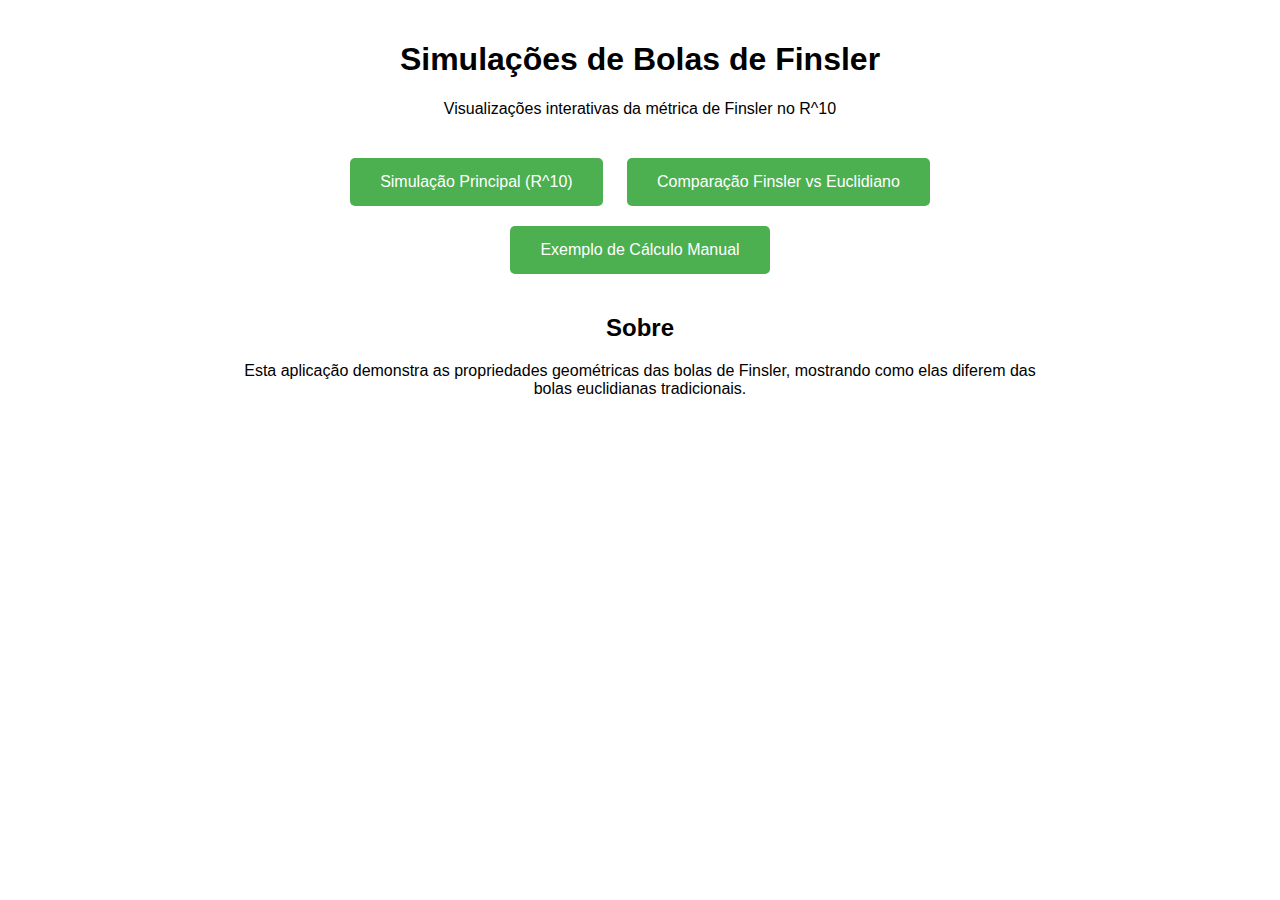
<file: index.html>
<!DOCTYPE html>
<html>
<head>
    <title>Simulações de Bolas de Finsler</title>
    <style>
        body {
            font-family: Arial, sans-serif;
            max-width: 800px;
            margin: 0 auto;
            padding: 20px;
        }
        .container {
            text-align: center;
        }
        .links {
            margin: 30px 0;
        }
        a {
            display: inline-block;
            margin: 10px;
            padding: 15px 30px;
            background-color: #4CAF50;
            color: white;
            text-decoration: none;
            border-radius: 5px;
        }
        a:hover {
            background-color: #45a049;
        }
    </style>
</head>
<body>
    <div class="container">
        <h1>Simulações de Bolas de Finsler</h1>
        <p>Visualizações interativas da métrica de Finsler no R^10</p>
        
        <div class="links">
            <a href="finsler-balls.html">Simulação Principal (R^10)</a>
            <a href="comparison.html">Comparação Finsler vs Euclidiano</a>
            <a href="manual-example.html">Exemplo de Cálculo Manual</a>
        </div>
        
        <h2>Sobre</h2>
        <p>Esta aplicação demonstra as propriedades geométricas das bolas de Finsler,
        mostrando como elas diferem das bolas euclidianas tradicionais.</p>
    </div>
</body>
</html>
</file>
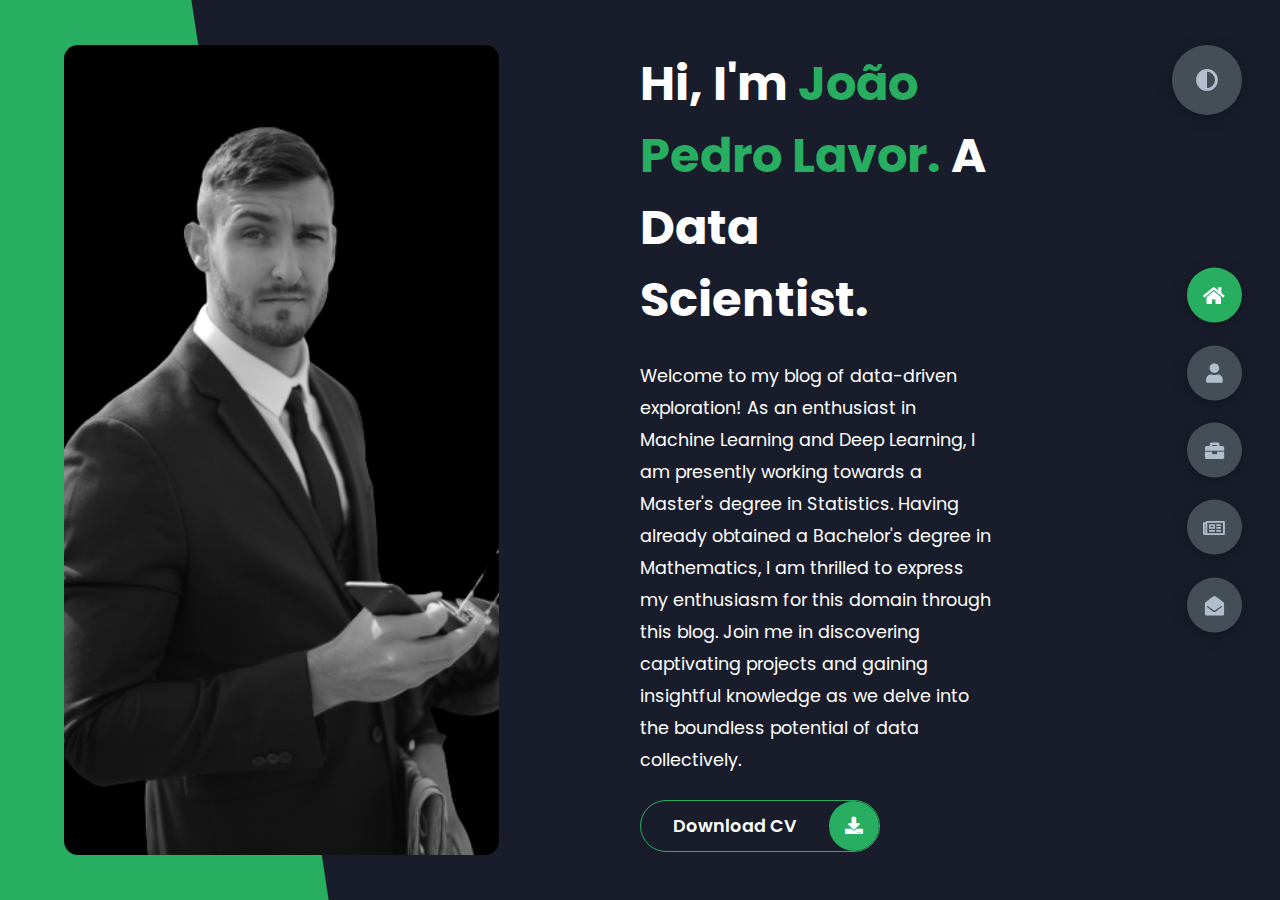
<file: index__.html>
<!DOCTYPE html>
<html lang="en">
<head>
    <meta charset="UTF-8">
    <meta http-equiv="X-UA-Compatible" content="IE=edge">
    <meta name="viewport" content="width=device-width, initial-scale=1.0">
    <title>João Pedro Lavor</title>
    <link rel="stylesheet" href="styles/styles.css">
    <link rel="preconnect" href="https://fonts.googleapis.com">
    <link rel="preconnect" href="https://fonts.gstatic.com" crossorigin>
    <link rel="icon" type="image/png" href="/img/jp.png">
    <link rel="stylesheet" href="https://cdnjs.cloudflare.com/ajax/libs/font-awesome/5.15.4/css/all.min.css" integrity="sha512-1ycn6IcaQQ40/MKBW2W4Rhis/DbILU74C1vSrLJxCq57o941Ym01SwNsOMqvEBFlcgUa6xLiPY/NS5R+E6ztJQ==" crossorigin="anonymous" referrerpolicy="no-referrer" />
    <link href="https://fonts.googleapis.com/css2?family=Poppins:wght@400;500;600;700;800&display=swap" rel="stylesheet">
</head>
<body class="main-content">
    <header class="container header active" id="home">
        <div class="header-content">
            <div class="left-header">
                <div class="h-shape"></div>
                <div class="image">
                    <img src="img/hero.png" alt="">
                </div>
            </div>
            <div class="right-header">
                <h1 class="name">
                    Hi, I'm <span>João Pedro Lavor.</span>
                    A Data Scientist.
                </h1>
                <p>
                    Welcome to my blog of data-driven exploration! As an enthusiast in Machine Learning and Deep Learning, 
                    I am presently working towards a Master's degree in Statistics. Having already obtained a Bachelor's degree in Mathematics, 
                    I am thrilled to express my enthusiasm for this domain through this blog. 
                    Join me in discovering captivating projects and gaining insightful knowledge as we delve into the boundless potential of data collectively.
                </p>
                  <div class="btn-con">
                    <a href="https://drive.google.com/uc?export=download&id=1wdZmB0Ledw78j94j0FxImT7U3SIjRwNr" class="main-btn" download target="_blank">
                        <span class="btn-text">Download CV</span>
                        <span class="btn-icon"><i class="fas fa-download"></i></span>
                    </a>
                </div>
            </div>
        </div>
    </header>
    <main>
        <section class="container about" id="about">
            <div class="main-title">
                <h2>About <span>me</span><span class="bg-text">my stats</span></h2>
            </div>
            <div class="about-container">
                <div class="left-about">
                    <h4>Information About me</h4>
                    <p>
                        I am a dedicated mid-level data scientist at Blueshift, specializing in applying machine learning techniques to CRM projects. 
                        Currently, I am advancing my expertise by pursuing a Master's degree in Statistics at the Federal University of Pernambuco, with a keen interest in multivariate analysis and its applications in my field. This blog is my platform to share insights and experiences from my journey through the evolving landscapes of GenAI, MLOps, and LLMs. 
                        Here, I discuss innovative strategies and approaches that drive informed decision-making in the realm of data science. My aim is to provide informative content that not only reflects my passion for study but also empowers readers to explore the vast potential of data in their endeavors.
                    </p>
                    <div class="btn-con">
                      <a href="https://www.linkedin.com/in/joão-pedro-lavor-65162312b/" class="main-btn" target="_blank">
                        <span class="btn-text">My Linkedin</span>
                        <span class="btn-icon"><i class="fab fa-linkedin"></i></span>
                    </a>
                    </div>
                </div>
                <div class="right-about">
                    <div class="about-item">
                        <div class="abt-text">
                            <p class="large-text">10+</p>
                            <p class="small-text">Projects <br /> Completed</p>
                        </div>
                    </div>
                    <div class="about-item">
                        <div class="abt-text">
                            <p class="large-text">2+</p>
                            <p class="small-text">Years of <br /> experience</p>
                        </div>
                    </div>
                    <div class="about-item">
                        <div class="abt-text">
                            <p class="large-text">1+</p>
                            <p class="small-text">Data Science <br /> Course</p>
                        </div>
                    </div>
                    <div class="about-item">
                        <div class="abt-text">
                            <p class="large-text">1+</p>
                            <p class="small-text">Professional <br /> Certification</p>
                        </div>
                    </div>
                </div>
            </div>
            <div class="about-stats">
                <h4 class="stat-title">My Skills</h4>
                <div class="progress-bars">
                    <div class="progress-bar">
                        <p class="prog-title">Python</p>
                        <div class="progress-con">
                            <p class="prog-text">80%</p>
                            <div class="progress">
                                <span class="python"></span>
                            </div>
                        </div>
                    </div>
                    <div class="progress-bar">
                        <p class="prog-title">R</p>
                        <div class="progress-con">
                            <p class="prog-text">45%</p>
                            <div class="progress">
                                <span class="r"></span>
                            </div>
                        </div>
                    </div>
                    <div class="progress-bar">
                        <p class="prog-title">Statistics</p>
                        <div class="progress-con">
                            <p class="prog-text">80%</p>
                            <div class="progress">
                                <span class="statistic"></span>
                            </div>
                        </div>
                    </div>
                    <div class="progress-bar">
                        <p class="prog-title">Machine Learning</p>
                        <div class="progress-con">
                            <p class="prog-text">90%</p>
                            <div class="progress">
                                <span class="machinelearning"></span>
                            </div>
                        </div>
                    </div>
                    <div class="progress-bar">
                        <p class="prog-title">Deep Learning</p>
                        <div class="progress-con">
                            <p class="prog-text">30%</p>
                            <div class="progress">
                                <span class="deeplearing"></span>
                            </div>
                        </div>
                    </div>
                    <div class="progress-bar">
                        <p class="prog-title">AWS Cloud</p>
                        <div class="progress-con">
                            <p class="prog-text">70%</p>
                            <div class="progress">
                                <span class="cloud"></span>
                            </div>
                        </div>
                    </div>
                </div>
                
                </div> 
            </div>
            <h4 class="stat-title">My Timeline</h4>
            <div class="timeline">
                 <div class="timeline-item">
                    <div class="tl-icon">
                        <i class="fas fa-briefcase"></i>
                    </div>
                    <p class="tl-duration">2023 - Present</p>
                    <h5>Data Scientist<span> - BlueShift Brasil </span></h5>
                    <p>
                        At Natura & Co, a leading cosmetics industry player, I am part of the data science team within the CRM squad. Here, I apply analysis and machine learning techniques to boost marketing strategies. My focus is on providing actionable insights and data-driven solutions to enhance customer engagement, thereby strengthening the brand and improving consumer experience.
                    </p>
                </div>
                <div class="timeline-item">
                    <div class="tl-icon">
                        <i class="fas fa-briefcase"></i>
                    </div>
                    <p class="tl-duration">2021 - 2023</p>
                    <h5>Data Scientist<span> - Stack Tecnologias</span></h5>
                    <p>
                        As a Data Scientist, I have gained extensive experience in customer segmentation, time series analysis, and recommendation systems. 
                        My work involves utilizing data-driven techniques to optimize customer relationship management and drive actionable insights, thereby contributing to the overall success of the organization.
                    </p>
                </div>
                <div class="timeline-item">
                    <div class="tl-icon">
                        <i class="fas fa-graduation-cap"></i>
                    </div>
                    <p class="tl-duration">2015 - 2020</p>
                    <h5>Mathematics<span> - UFPE</span></h5>
                    <p>
                      Graduating with a Bachelor's degree in Mathematics from the prestigious Federal University of Pernambuco (UFPE), 
                      I honed my analytical and problem-solving skills, diving deep into the world of numbers and equations.
                    </p>
                </div>
        
                <div class="timeline-item">
                    <div class="tl-icon">
                        <i class="fas fa-briefcase"></i>
                    </div>
                    <p class="tl-duration">2022 - present</p>
                    <h5>Creator of Content<span> Stack Academy</span></h5>
                    <p>
                        As a content creator, I have developed engaging educational materials on machine learning and data science for Stack YouTube channel. 
                        Additionally, I have created a recommendation systems course, which is featured on the largest data science platform in Brazil. 
                        My passion for sharing knowledge and expertise in the field has helped numerous learners advance their careers in data science.
                    </p>
                </div>
                
                <div class="timeline-item">
                    <div class="tl-icon">
                        <i class="fas fa-briefcase"></i>
                    </div>
                    <p class="tl-duration">2022 - present</p>
                    <h5>Master's degree in Statistics<span> - UFPE</span></h5>
                    <p>
                        I am currently pursuing my Master's degree in Statistics at the prestigious Federal University of Pernambuco, where I am specializing in the field of multivariate analysis. 
                    </p>
                </div>
                <!--
                <div class="timeline-item">
                    <div class="tl-icon">
                        <i class="fas fa-briefcase"></i>
                    </div>
                    <p class="tl-duration">2013 - 2016</p>
                    <h5>Computer Science Degree<span> - Brookes University</span></h5>
                    <p>
                        Lorem ipsum dolor sit amet consectetur adipisicing elit. Saepe quasi vero fugit.
                    </p>
                </div>
                -->
                <div class="timeline-item">
                    <div class="tl-icon">
                        <i class="fas fa-certificate"></i>
                    </div>
                    <p class="tl-duration">2023 - 2026</p>
                    <h5>AWS Cloud Practicioner<span> - Certification</span></h5>
                    <p>
                        Recently certified as an AWS Cloud Practitioner, I have demonstrated a solid understanding of cloud architecture, services, and deployment strategies within the Amazon Web Services ecosystem.
                    </p>
                </div>
                
            </div>
        </section>
        <section class="container" id="portfolio">
            <div class="main-title">
                <h2>My <span>Portfolio</span><span class="bg-text">My Work</span></h2>
            </div>
            <p class="port-text">
                Here are some examples of my work as a data scientist, showcasing my journey and growth in the field.
            </p>
            <h4 class="stat-title">Videos</h4>
            <div class="portfolios">
                <div class="portfolio-item">
                    <div class="image">
                        <img src="img/csgo.jpg" alt="">
                    </div>
                    <div class="hover-items">
                        <h3>Using PyCaret to improve in CS:GO</h3>
                        <div class="icons">
                            <a href="https://github.com/stacktecnologias/stack-repo/blob/master/Pycaret_com_dados_CS_go.ipynb" class="icon" target="_blank">
                                <i class="fab fa-github"></i>
                            </a>
                            <a href="https://www.youtube.com/watch?v=cEzikw92kUs" class="icon" target="_blank">
                                <i class="fab fa-youtube"></i>
                            </a>
                        </div>
                    </div>
                </div>
                <div class="portfolio-item">
                    <div class="image">
                        <img src="img/thumb1.jpg" alt="">
                    </div>
                    <div class="hover-items">
                        <h3>Creating Word Embeddings with TensorFlow</h3>
                        <div class="icons">
                            <a href="https://github.com/stacktecnologias/stack-repo/blob/master/Classificador_Fake_News.ipynb" class="icon" target="_blank">
                                <i class="fab fa-github"></i>
                            </a>
                            <a href="https://www.youtube.com/watch?v=vVLX_RzdeI4" class="icon" target="_blank">
                                <i class="fab fa-youtube"></i>
                            </a>
                        </div>
                    </div>
                </div>
                <div class="portfolio-item">
                    <div class="image">
                        <img src="img/basket.jpg" alt="">
                    </div>
                    <div class="hover-items">
                        <h3>Collecting NBA Data</h3>
                        <div class="icons">
                            <a href="https://github.com/stacktecnologias/stack-repo/blob/master/Web_Scrapping_para_Basquete.ipynb" class="icon" target="_blank">
                                <i class="fab fa-github"></i>
                            </a>
                            <a href="https://www.youtube.com/watch?v=Gc9C9GXhYpY" class="icon" target="_blank">
                                <i class="fab fa-youtube"></i>
                            </a>
                        </div>
                    </div>
                </div>
            </div>
            <h4 class="stat-title">Articles</h4>
            <div class="portfolios">
                <div class="portfolio-item">
                    <div class="image">
                        <img src="img/port4.jpg" alt="">
                    </div>
                    <div class="hover-items">
                        <h3>Credit Risk Assessment</h3>
                        <div class="icons">
                            <a href="https://github.com/jplavorr/Data-Science/blob/main/Avalia%C3%A7%C3%A3o_de_Risco_de_Cr%C3%A9dito.ipynb" class="icon" target="_blank">
                                <i class="fab fa-github"></i>
                            </a>
                            <a href="https://jplavorr.medium.com/avalia%C3%A7%C3%A3o-de-risco-de-cr%C3%A9dito-74287cc3401c" class="icon" target="_blank">
                                <i class="fab fa-medium"></i>
                            </a>
                        </div>
                    </div>
                </div>
                <div class="portfolio-item">
                    <div class="image">
                        <img src="img/port5.jpg" alt="">
                    </div>
                    <div class="hover-items">
                        <h3>Credit Card Fraud Detection</h3>
                        <div class="icons">
                            <a href="https://github.com/jplavorr/Data-Science/blob/main/Fraudes_em_Cart%C3%B5es_de_Cr%C3%A9dito.ipynb" class="icon" target="_blank">
                                <i class="fab fa-github"></i>
                            </a>
                            <a href="https://jplavorr.medium.com/detec%C3%A7%C3%A3o-de-fraudes-em-cart%C3%B5es-de-cr%C3%A9dito-167f7570cd02" class="icon" target="_blank">
                                <i class="fab fa-medium"></i>
                            </a>
                        </div>
                    </div>
                </div>
                <div class="portfolio-item">
                    <div class="image">
                        <img src="img/port2.jpg" alt="">
                    </div>
                    <div class="hover-items">
                        <h3>Overview of COVID-19</h3>
                        <div class="icons">
                            <a href="https://github.com/jplavorr/Data-Science/blob/main/Panorama_do_COVID_19.ipynb" class="icon" target="_blank">
                                <i class="fab fa-github"></i>
                            </a>
                            <a href="https://jplavorr.medium.com/panorama-do-covid-19-9b88dd63c6b6" class="icon" target="_blank">
                                <i class="fab fa-medium"></i>
                            </a>
                        </div>
                    </div>
                </div>
                <div class="portfolio-item">
                    <div class="image">
                        <img src="img/port7.jpg" alt="">
                    </div>
                    <div class="hover-items">
                        <h3>Crime Analysis in Rio de Janeiro</h3>
                        <div class="icons">
                            <a href="https://github.com/jplavorr/Data-Science/blob/main/Analisando_os_Crimes_do_Rio_de_Janeiro.ipynb" class="icon" target="_blank">
                                <i class="fab fa-github"></i>
                            </a>
                            <a href="https://jplavorr.medium.com/an%C3%A1lise-dos-crimes-do-rio-de-janeiro-e646fd709e17" class="icon" target="_blank">
                                <i class="fab fa-medium"></i>
                            </a>
                        </div>
                    </div>
                </div>
                <div class="portfolio-item">
                    <div class="image">
                        <img src="img/b3_project.jpg" alt="">
                    </div>
                    <div class="hover-items">
                        <h3>Performing ETL with B3 Data</h3>
                        <div class="icons">
                            <a href="https://github.com/jplavorr/Finance-with-Python/blob/main/ETL_Bovespa.ipynb" class="icon" target="_blank">
                                <i class="fab fa-github"></i>
                            </a>
                            <a href="https://jplavorr.medium.com/performando-etl-com-dados-da-b3-6ee8085864e2" class="icon" target="_blank">
                                <i class="fab fa-medium"></i>
                            </a>
                        </div>
                    </div>
                </div>
                <div class="portfolio-item">
                    <div class="image">
                        <img src="img/churn.jpg" alt="">
                    </div>
                    <div class="hover-items">
                        <h3>Customer Churn</h3>
                        <div class="icons">
                            <a href="https://github.com/jplavorr/Data-Science/blob/main/Churn_Prediction.ipynb" class="icon" target="_blank">
                                <i class="fab fa-github"></i>
                            </a>
                            <a href="https://jplavorr.medium.com/performando-etl-com-dados-da-b3-6ee8085864e2" class="icon" target="_blank">
                                <i class="fab fa-medium"></i>
                            </a>
                        </div>
                    </div>
                </div>
                <div class="portfolio-item">
                    <div class="image">
                        <img src="img/airbnb_eda.jpg" alt="">
                    </div>
                    <div class="hover-items">
                        <h3>Airbnb Data Analysis for New York City</h3>
                        <div class="icons">
                            <a href="https://github.com/jplavorr/Data-Science/blob/main/Analisando_os_Dados_do_Airbnb_N_Y.ipynb" class="icon" target="_blank">
                                <i class="fab fa-github"></i>
                            </a>
                            <a href="https://jplavorr.medium.com/an%C3%A1lise-de-dados-do-airbnb-para-ny-509a23b2773d" class="icon" target="_blank">
                                <i class="fab fa-medium"></i>
                            </a>
                        </div>
                    </div>
                </div>  
            </div>
        </section>
        <section class="container" id="blogs">
            <div class="blogs-content">
                <div class="main-title">
                    <h2>My <span>Work</span><span class="bg-text">My Work</span></h2>
                </div>
                <div class="blogs">
                    <div class="blog">
                        <img src="img/port6.jpg" alt="">
                        <div class="blog-text">
                            <h4>
                                Optimizing Customer Experience with ALS-Driven Recommendations
                            </h4>
                            <p>
                                In this Big Data project, we use the Alternating Least Squares (ALS) algorithm. 
                                By analyzing vast amounts of data from a variety of sources, we succeeded in developing a sophisticated recommendation system that intelligently pairs customers with the most appropriate medications, equipment, and resources. 
                                This approach significantly optimizes the overall customer experience.
                            </p>
                        </div>
                    </div>
                    <div class="blog">
                        <img src="img/blog1.jpg" alt="">
                        <div class="blog-text">
                            <h4>
                                Recommender systems course
                            </h4>
                            <p>
                                I developed a course about recommendation system for the Stack Academy platform, a leading educational resource offering various courses. 
                                By leveraging advanced data analysis techniques and machine learning algorithms, I designed a personalized experience for users, 
                                presenting them with tailored course suggestions based on their interests, learning history, and user profiles.
                            </p>
                        </div>
                    </div>
                    <div class="blog">
                        <img src="img/blog2.jpg" alt="">
                        <div class="blog-text">
                            <h4>
                                Customer Segmentation Model
                            </h4>
                            <p>
                                I developed a customer segmentation model using business rules and machine learning techniques to group customers based on their behavior, 
                                and purchase history. The resulting segments allowed the business to personalize marketing strategies, improve customer retention, etc.
                            </p>
                        </div>
                    </div>
                    <div class="blog">
                        <img src="img/blog3.jpg" alt="">
                        <div class="blog-text">
                            <h4>
                                Persona-based Customer Segmentation
                            </h4>
                            <p>
                                This project focuses on the creation and classification of customer personas based on their purchasing habits. 
                                The system is built on a dynamic codebase that is able to adapt and evolve as new personas are created or removed from the dataset, 
                                ensuring accurate and up-to-date customer profiling for the business.
                            </p>
                        </div>
                    </div>
                    <!--
                    <div class="blog">
                        <img src="img/port1.jpg" alt="">
                        <div class="blog-text">
                            <h4>
                                Lead Conversion Forecasting using Time Series Analysis
                            </h4>
                            <p>
                                Lorem ipsum dolor sit, amet consectetur adipisicing elit. 
                                Doloribus natus voluptas, eos obcaecati recusandae amet?
                            </p>
                        </div>
                    </div>
                    <div class="blog">
                        <img src="img/port3.jpg" alt="">
                        <div class="blog-text">
                            <h4>
                                This is what you need to know about Web Design
                            </h4>
                            <p>
                                Lorem ipsum dolor sit, amet consectetur adipisicing elit. 
                                Doloribus natus voluptas, eos obcaecati recusandae amet?
                            </p>
                        </div>
                    </div>
                    -->
                </div>
            </div>
        </section>
        <section class="container contact" id="contact">
            <div class="contact-container">
                <div class="main-title">
                    <h2>Contact <span>Me</span><span class="bg-text">Contact</span></h2>
                </div>
                <div class="contact-content-con">
                    <div class="left-contact">
                        <h4>Contact me here</h4>
                        <p>
                          If you'd like to get in touch or discuss potential projects, feel free to reach out. 
                          I'm always eager to connect and explore new opportunities.
                        </p>
                        <div class="contact-info">
                            <div class="contact-item">
                                <div class="icon">
                                    <i class="fas fa-map-marker-alt"></i>
                                    <span>Address:</span>
                                </div>
                                <p>
                                    Recife, PE
                                </p>
                            </div>
                            <div class="contact-item">
                              <div class="icon">
                                  <i class="fas fa-map-marker-alt"></i>
                                  <span>Nationality:</span>
                              </div>
                              <p>
                                  Brazil
                              </p>
                          </div>
                            <div class="contact-item">
                                <div class="icon">
                                    <i class="fas fa-envelope"></i>
                                    <span>Email:</span>
                                </div>
                                <p>
                                    <span>joao_amorim@stacktecnologias.com.br</span>
                                </p>
                            </div>
                            <div class="contact-item">
                                <div class="icon">
                                    <i class="fas fa-user-graduate"></i>
                                    <span>Education:</span>
                                </div>
                                <p>
                                    <span>Universidade Federal, Pernambuco</span>
                                </p>
                            </div>
                            <div class="contact-item">
                                <div class="icon">
                                    <i class="fas fa-birthday-cake"></i>
                                    <span>Date of birth:</span>
                                </div>
                                <p>
                                    <span>12 Jun 1996</span>
                                </p>
                            </div>
                            <div class="contact-item">
                                <div class="icon">
                                  <i class="fas fa-comments"></i>
                                    <span>Languages:</span>
                                </div>
                                <p>
                                    <span>Portuguese, English, Spanish</span>
                                </p>
                            </div>
                        </div>
                        <div class="contact-icons">
                            <div class="contact-icon">
                              <a href="https://www.linkedin.com/in/joão-pedro-lavor-65162312b/" target="_blank">
                                <i class="fab fa-linkedin"></i>
                              </a>
                              <a href="https://www.instagram.com/jplavorr" target="_blank">
                                  <i class="fab fa-instagram"></i>
                              </a>
                              <a href="https://github.com/jplavorr" target="_blank">
                                  <i class="fab fa-github"></i>
                              </a>
                              <a href="https://www.youtube.com/playlist?list=PL2I77nSp6CT8EKcrL0bmmaBoWGadmU_-H" target="_blank">
                                  <i class="fab fa-youtube"></i>
                              </a>
                              <a href="https://medium.com/@jplavorr" target="_blank">
                                  <i class="fab fa-medium"></i>
                              </a>
                            </div>
                        </div>
                    </div>
                    <div class="right-contact">
                      <form action="https://formspree.io/f/xayzlgwd" method="POST" class="contact-form">
                          <div class="input-control i-c-2">
                              <input type="text" name="name" required placeholder="YOUR NAME">
                              <input type="email" name="_replyto" required placeholder="YOUR EMAIL">
                          </div>
                          <div class="input-control">
                              <input type="text" name="subject" required placeholder="ENTER SUBJECT">
                          </div>
                          <div class="input-control">
                              <textarea name="message" id="" cols="15" rows="8" placeholder="Message Here..."></textarea>
                          </div>
                          <div class="submit-btn">
                            <a href="#" class="main-btn" onclick="document.querySelector('.contact-form').submit();">
                                <span class="btn-text">Send Message</span>
                                <span class="btn-icon"><i class="fas fa-paper-plane"></i></span>
                            </a>
                        </div>
                      </form>
                  </div>
                </div>
            </div>
        </section>
    </main>

    <div class="controls">
        <div class="control active-btn" data-id="home" >
            <i class="fas fa-home"></i>
        </div>
        <div class="control" data-id="about">
            <i class="fas fa-user"></i>
        </div>
        <div class="control" data-id="portfolio">
            <i class="fas fa-briefcase"></i>
        </div>
        <div class="control" data-id="blogs">
            <i class="far fa-newspaper"></i>
        </div>
        <div class="control" data-id="contact">
            <i class="fas fa-envelope-open"></i>
        </div>
    </div>
    <div class="theme-btn">
        <i class="fas fa-adjust"></i>
    </div>
    <script src="app.js"></script>
</body>
</html>
</file>
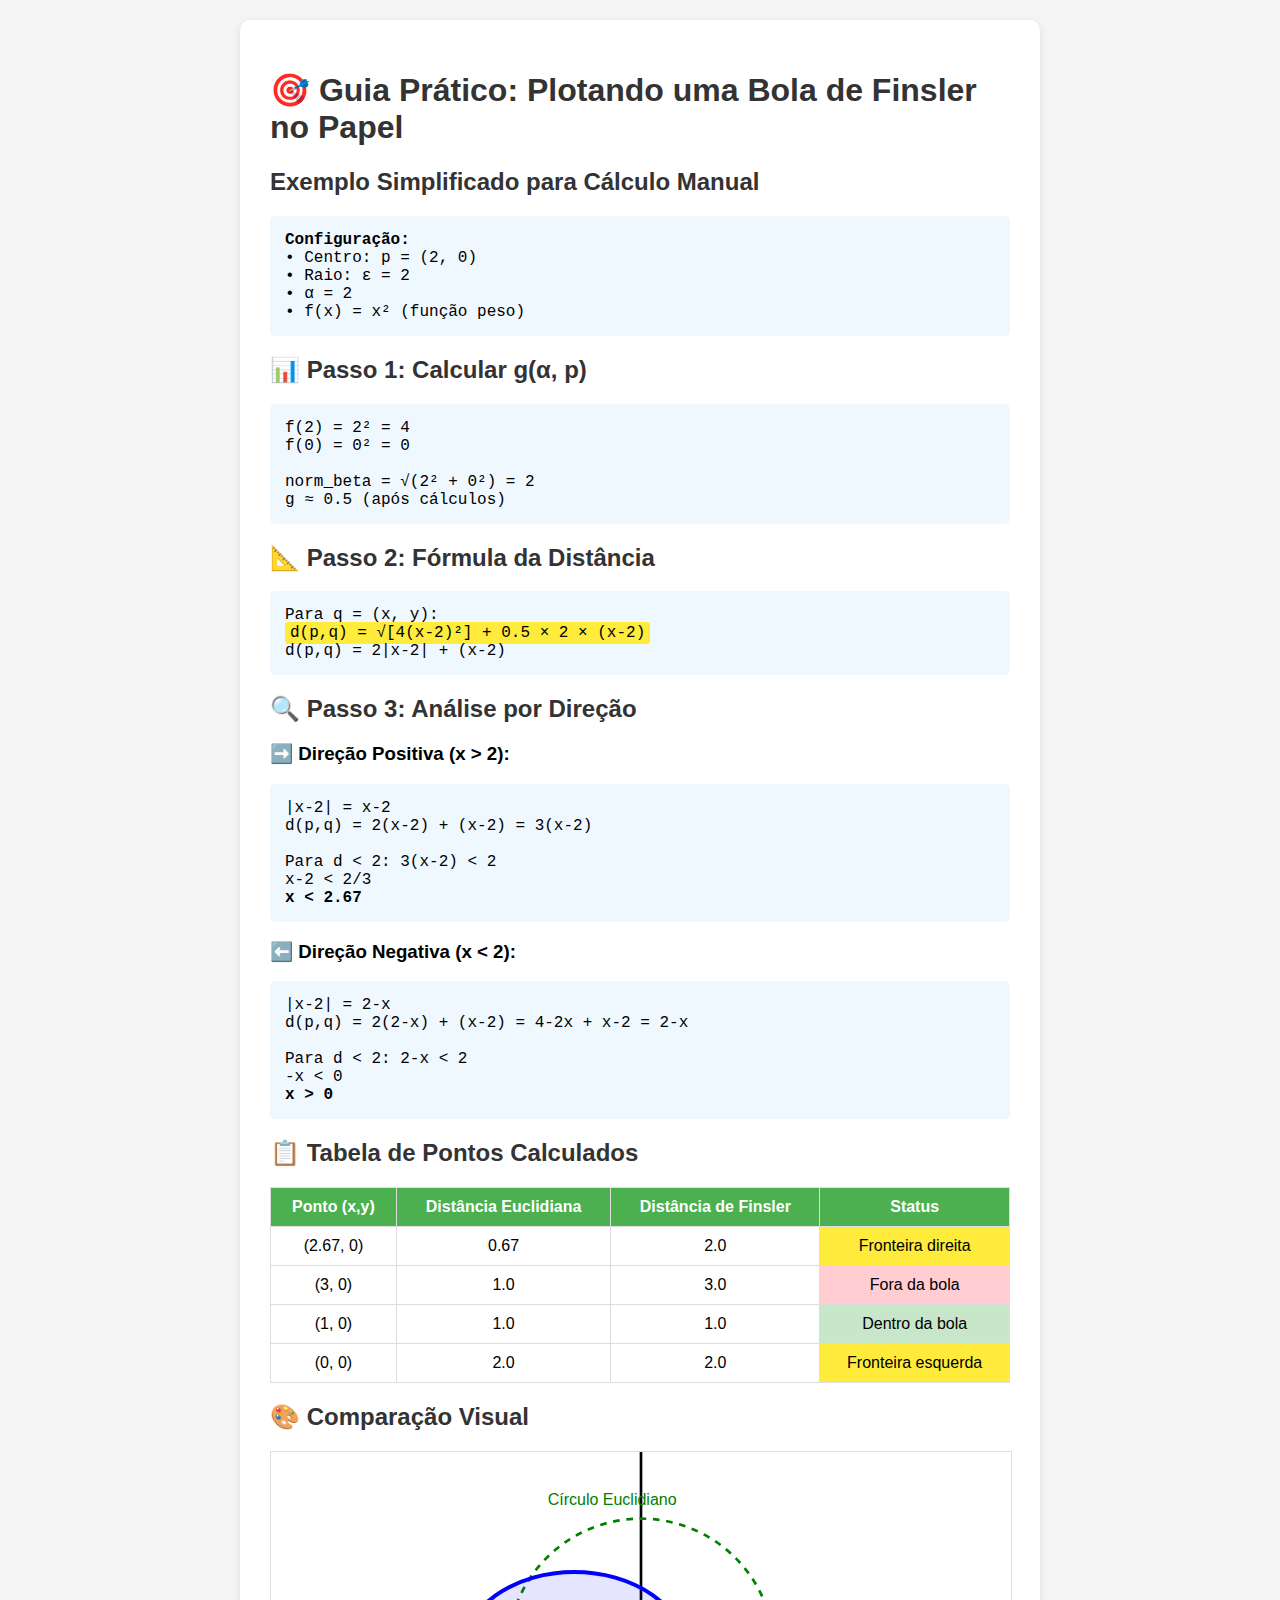
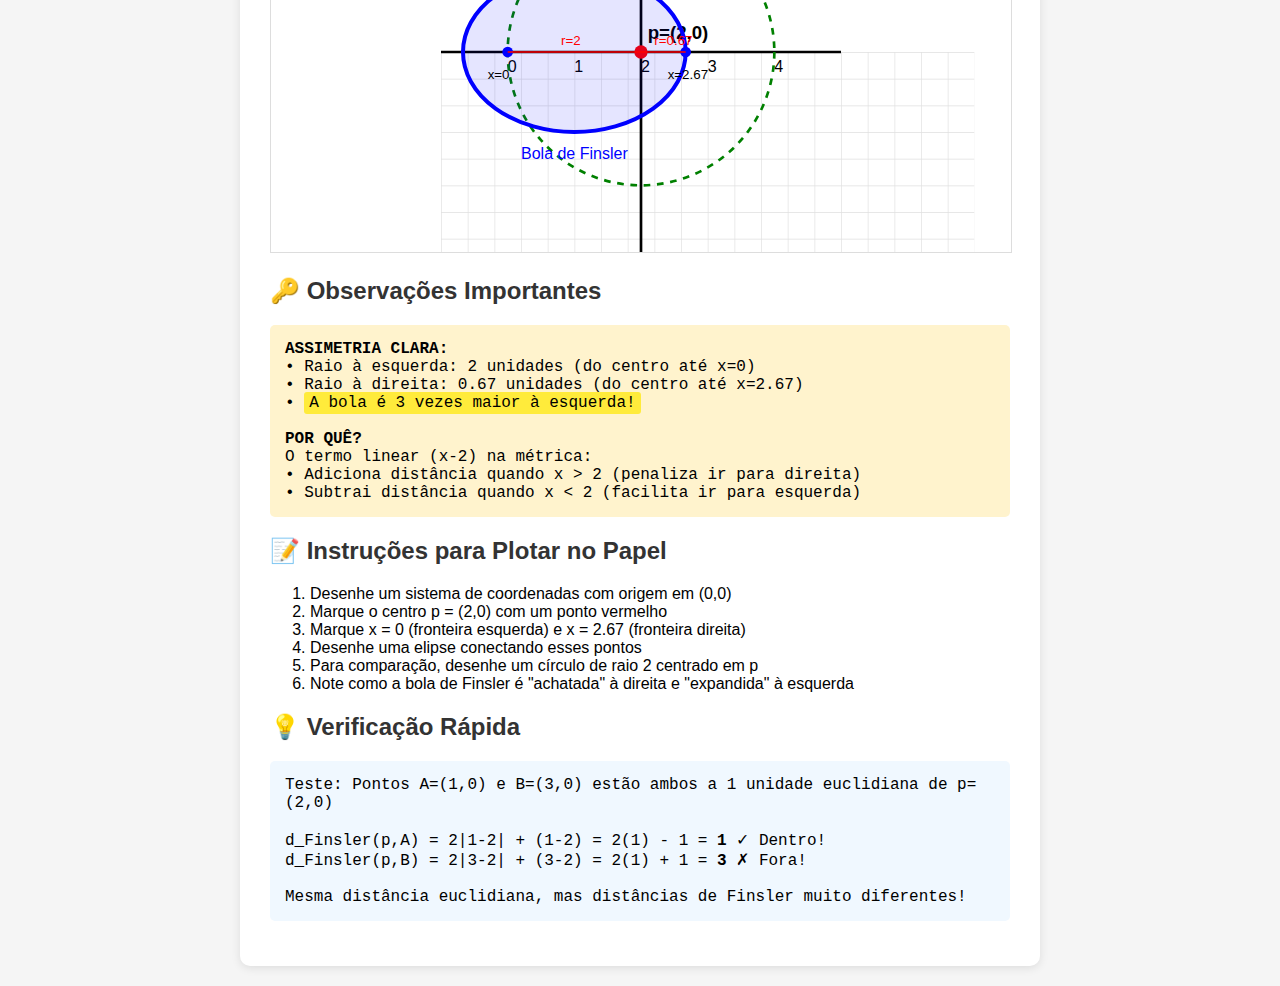
<file: manual-example.html>
<!DOCTYPE html>
<html lang="pt-BR">
<head>
    <meta charset="UTF-8">
    <meta name="viewport" content="width=device-width, initial-scale=1.0">
    <title>Guia para Plotar Bola de Finsler no Papel</title>
    <style>
        body {
            font-family: Arial, sans-serif;
            max-width: 800px;
            margin: 0 auto;
            padding: 20px;
            background-color: #f5f5f5;
        }
        .container {
            background-color: white;
            padding: 30px;
            border-radius: 10px;
            box-shadow: 0 2px 10px rgba(0,0,0,0.1);
        }
        h1, h2 {
            color: #333;
        }
        .calculation-box {
            background-color: #f0f8ff;
            padding: 15px;
            border-radius: 5px;
            margin: 15px 0;
            font-family: 'Courier New', monospace;
        }
        table {
            width: 100%;
            border-collapse: collapse;
            margin: 20px 0;
        }
        th, td {
            border: 1px solid #ddd;
            padding: 10px;
            text-align: center;
        }
        th {
            background-color: #4CAF50;
            color: white;
        }
        .highlight {
            background-color: #ffeb3b;
            padding: 2px 5px;
            border-radius: 3px;
        }
        .grid-paper {
            background-image: 
                repeating-linear-gradient(#ccc 0 1px, transparent 1px 100%),
                repeating-linear-gradient(90deg, #ccc 0 1px, transparent 1px 100%);
            background-size: 20px 20px;
            width: 100%;
            height: 400px;
            position: relative;
            border: 2px solid #333;
            margin: 20px 0;
        }
        .point {
            position: absolute;
            width: 10px;
            height: 10px;
            background-color: red;
            border-radius: 50%;
            transform: translate(-50%, -50%);
        }
        .label {
            position: absolute;
            font-size: 12px;
            font-weight: bold;
        }
        svg {
            width: 100%;
            height: 400px;
            border: 1px solid #ddd;
            background: white;
        }
    </style>
</head>
<body>
    <div class="container">
        <h1>🎯 Guia Prático: Plotando uma Bola de Finsler no Papel</h1>
        
        <h2>Exemplo Simplificado para Cálculo Manual</h2>
        
        <div class="calculation-box">
            <strong>Configuração:</strong><br>
            • Centro: p = (2, 0)<br>
            • Raio: ε = 2<br>
            • α = 2<br>
            • f(x) = x² (função peso)<br>
        </div>
        
        <h2>📊 Passo 1: Calcular g(α, p)</h2>
        <div class="calculation-box">
            f(2) = 2² = 4<br>
            f(0) = 0² = 0<br>
            <br>
            norm_beta = √(2² + 0²) = 2<br>
            g ≈ 0.5 (após cálculos)
        </div>
        
        <h2>📐 Passo 2: Fórmula da Distância</h2>
        <div class="calculation-box">
            Para q = (x, y):<br>
            <span class="highlight">d(p,q) = √[4(x-2)²] + 0.5 × 2 × (x-2)</span><br>
            d(p,q) = 2|x-2| + (x-2)
        </div>
        
        <h2>🔍 Passo 3: Análise por Direção</h2>
        
        <h3>➡️ Direção Positiva (x > 2):</h3>
        <div class="calculation-box">
            |x-2| = x-2<br>
            d(p,q) = 2(x-2) + (x-2) = 3(x-2)<br>
            <br>
            Para d < 2: 3(x-2) < 2<br>
            x-2 < 2/3<br>
            <strong>x < 2.67</strong>
        </div>
        
        <h3>⬅️ Direção Negativa (x < 2):</h3>
        <div class="calculation-box">
            |x-2| = 2-x<br>
            d(p,q) = 2(2-x) + (x-2) = 4-2x + x-2 = 2-x<br>
            <br>
            Para d < 2: 2-x < 2<br>
            -x < 0<br>
            <strong>x > 0</strong>
        </div>
        
        <h2>📋 Tabela de Pontos Calculados</h2>
        <table>
            <thead>
                <tr>
                    <th>Ponto (x,y)</th>
                    <th>Distância Euclidiana</th>
                    <th>Distância de Finsler</th>
                    <th>Status</th>
                </tr>
            </thead>
            <tbody>
                <tr>
                    <td>(2.67, 0)</td>
                    <td>0.67</td>
                    <td>2.0</td>
                    <td style="background-color: #ffeb3b;">Fronteira direita</td>
                </tr>
                <tr>
                    <td>(3, 0)</td>
                    <td>1.0</td>
                    <td>3.0</td>
                    <td style="background-color: #ffcdd2;">Fora da bola</td>
                </tr>
                <tr>
                    <td>(1, 0)</td>
                    <td>1.0</td>
                    <td>1.0</td>
                    <td style="background-color: #c8e6c9;">Dentro da bola</td>
                </tr>
                <tr>
                    <td>(0, 0)</td>
                    <td>2.0</td>
                    <td>2.0</td>
                    <td style="background-color: #ffeb3b;">Fronteira esquerda</td>
                </tr>
            </tbody>
        </table>
        
        <h2>🎨 Comparação Visual</h2>
        <svg viewBox="-50 -150 400 300">
            <!-- Grade -->
            <defs>
                <pattern id="grid" width="20" height="20" patternUnits="userSpaceOnUse">
                    <path d="M 20 0 L 0 0 0 20" fill="none" stroke="#e0e0e0" stroke-width="1"/>
                </pattern>
            </defs>
            <rect width="100%" height="100%" fill="url(#grid)" />
            
            <!-- Eixos -->
            <line x1="0" y1="0" x2="300" y2="0" stroke="black" stroke-width="2"/>
            <line x1="150" y1="-150" x2="150" y2="150" stroke="black" stroke-width="2"/>
            
            <!-- Escala -->
            <text x="50" y="15" font-size="12">0</text>
            <text x="100" y="15" font-size="12">1</text>
            <text x="150" y="15" font-size="12">2</text>
            <text x="200" y="15" font-size="12">3</text>
            <text x="250" y="15" font-size="12">4</text>
            
            <!-- Centro -->
            <circle cx="150" cy="0" r="5" fill="red"/>
            <text x="155" y="-10" font-size="14" font-weight="bold">p=(2,0)</text>
            
            <!-- Círculo Euclidiano (raio = 2) -->
            <circle cx="150" cy="0" r="100" fill="none" stroke="green" stroke-width="2" stroke-dasharray="5,5"/>
            <text x="80" y="-110" font-size="12" fill="green">Círculo Euclidiano</text>
            
            <!-- Bola de Finsler -->
            <ellipse cx="100" cy="0" rx="83.5" ry="60" fill="rgba(0,0,255,0.1)" stroke="blue" stroke-width="3"/>
            <text x="60" y="80" font-size="12" fill="blue">Bola de Finsler</text>
            
            <!-- Pontos importantes -->
            <circle cx="50" cy="0" r="4" fill="blue"/>
            <text x="35" y="20" font-size="10">x=0</text>
            
            <circle cx="183.5" cy="0" r="4" fill="blue"/>
            <text x="170" y="20" font-size="10">x=2.67</text>
            
            <!-- Raios -->
            <line x1="150" y1="0" x2="50" y2="0" stroke="red" stroke-width="1"/>
            <text x="90" y="-5" font-size="10" fill="red">r=2</text>
            
            <line x1="150" y1="0" x2="183.5" y2="0" stroke="red" stroke-width="1"/>
            <text x="160" y="-5" font-size="10" fill="red">r=0.67</text>
        </svg>
        
        <h2>🔑 Observações Importantes</h2>
        <div class="calculation-box" style="background-color: #fff3cd;">
            <strong>ASSIMETRIA CLARA:</strong><br>
            • Raio à esquerda: 2 unidades (do centro até x=0)<br>
            • Raio à direita: 0.67 unidades (do centro até x=2.67)<br>
            • <span class="highlight">A bola é 3 vezes maior à esquerda!</span><br>
            <br>
            <strong>POR QUÊ?</strong><br>
            O termo linear (x-2) na métrica:<br>
            • Adiciona distância quando x > 2 (penaliza ir para direita)<br>
            • Subtrai distância quando x < 2 (facilita ir para esquerda)
        </div>
        
        <h2>📝 Instruções para Plotar no Papel</h2>
        <ol>
            <li>Desenhe um sistema de coordenadas com origem em (0,0)</li>
            <li>Marque o centro p = (2,0) com um ponto vermelho</li>
            <li>Marque x = 0 (fronteira esquerda) e x = 2.67 (fronteira direita)</li>
            <li>Desenhe uma elipse conectando esses pontos</li>
            <li>Para comparação, desenhe um círculo de raio 2 centrado em p</li>
            <li>Note como a bola de Finsler é "achatada" à direita e "expandida" à esquerda</li>
        </ol>
        
        <h2>💡 Verificação Rápida</h2>
        <div class="calculation-box">
            Teste: Pontos A=(1,0) e B=(3,0) estão ambos a 1 unidade euclidiana de p=(2,0)<br>
            <br>
            d_Finsler(p,A) = 2|1-2| + (1-2) = 2(1) - 1 = <strong>1</strong> ✓ Dentro!<br>
            d_Finsler(p,B) = 2|3-2| + (3-2) = 2(1) + 1 = <strong>3</strong> ✗ Fora!<br>
            <br>
            Mesma distância euclidiana, mas distâncias de Finsler muito diferentes!
        </div>
    </div>
</body>
</html>
</file>
<file: styles/styles.css>
* {
  margin: 0;
  padding: 0;
  box-sizing: border-box;
  list-style: none;
}

:root {
  --color-primary: #191d2b;
  --color-secondary: #27AE60;
  --color-white: #FFFFFF;
  --color-black: #000;
  --color-grey0: #f8f8f8;
  --color-grey-1: #dbe1e8;
  --color-grey-2: #b2becd;
  --color-grey-3: #6c7983;
  --color-grey-4: #454e56;
  --color-grey-5: #2a2e35;
  --color-grey-6: #12181b;
  --br-sm-2: 14px;
  --box-shadow-1: 0 3px 15px rgba(0,0,0,.3);
}

.light-mode {
  --color-primary: #FFFFFF;
  --color-secondary: #F56692;
  --color-white: #454e56;
  --color-black: #000;
  --color-grey0: #f8f8f8;
  --color-grey-1: #6c7983;
  --color-grey-2: #6c7983;
  --color-grey-3: #6c7983;
  --color-grey-4: #454e56;
  --color-grey-5: #f8f8f8;
  --color-grey-6: #12181b;
}

body {
  background-color: var(--color-primary);
  font-family: "Poppins", sans-serif;
  font-size: 1.1rem;
  color: var(--color-white);
  transition: all 0.4s ease-in-out;
}

a {
  display: inline-block;
  text-decoration: none;
  color: inherit;
  font-family: inherit;
}

header {
  min-height: 100vh;
  color: var(--color-white);
  overflow: hidden;
  padding: 0 !important;
}

section {
  min-height: 100vh;
  width: 100%;
  position: absolute;
  left: 0;
  top: 0;
  padding: 3rem 18rem;
}

.container {
  display: none;
  transform: translateY(-100%) scale(0);
  transition: all 0.4s ease-in-out;
  background-color: var(--color-primary);
}

.active {
  display: block;
  animation: appear 1s ease-in-out;
  transform: translateY(0) scaleY(1);
}
@keyframes appear {
  0% {
    transform: translateY(-100%) scaleY(0);
  }
  100% {
    transform: translateY(0) scaleY(1);
  }
}

.controls {
  position: fixed;
  z-index: 10;
  top: 50%;
  right: 3%;
  display: flex;
  flex-direction: column;
  align-items: center;
  justify-content: center;
  transform: translateY(-50%);
}
.controls .control {
  padding: 1rem;
  cursor: pointer;
  background-color: var(--color-grey-4);
  width: 55px;
  height: 55px;
  border-radius: 50%;
  display: flex;
  justify-content: center;
  align-items: center;
  margin: 0.7rem 0;
  box-shadow: var(--box-shadow-1);
}
.controls .control i {
  font-size: 1.2rem;
  color: var(--color-grey-2);
  pointer-events: none;
}
.controls .active-btn {
  background-color: var(--color-secondary);
  transition: all 0.4s ease-in-out;
}
.controls .active-btn i {
  color: var(--color-white);
}

.theme-btn {
  top: 5%;
  right: 3%;
  width: 70px;
  height: 70px;
  border-radius: 50%;
  background-color: var(--color-grey-4);
  cursor: pointer;
  position: fixed;
  display: flex;
  justify-content: center;
  align-items: center;
  box-shadow: 0 3px 15px rgba(0, 0, 0, 0.3);
  transition: all 0.1s ease-in-out;
}
.theme-btn:active {
  transform: translateY(-3px);
}
.theme-btn i {
  font-size: 1.4rem;
  color: var(--color-grey-2);
  pointer-events: none;
}

/*Header-content*/
.header-content {
  display: grid;
  grid-template-columns: repeat(2, 1fr);
  min-height: 100vh;
}
.header-content .left-header {
  display: flex;
  align-items: center;
  position: relative;
}
.header-content .left-header .h-shape {
  transition: all 0.4s ease-in-out;
  width: 65%;
  height: 100%;
  background-color: var(--color-secondary);
  position: absolute;
  left: 0;
  top: 0;
  z-index: -1;
  clip-path: polygon(0 0, 46% 0, 79% 100%, 0% 100%);
}
.header-content .left-header .image {
  border-radius: var(--br-sm-2);
  height: 90%;
  width: 68%;
  margin-left: 4rem;
  background-color: var(--color-black);
  transition: all 0.4s ease-in-out;
}
.header-content .left-header .image img {
  width: 100%;
  height: 100%;
  object-fit: cover;
  transition: all 0.4s ease-in-out;
  filter: grayscale(100%);
}
.header-content .left-header .image img:hover {
  filter: grayscale(0);
}
.header-content .right-header {
  display: flex;
  flex-direction: column;
  justify-content: center;
  padding-right: 18rem;
}
.header-content .right-header .name {
  font-size: 3rem;
}
.header-content .right-header .name span {
  color: var(--color-secondary);
}
.header-content .right-header p {
  margin: 1.5rem 0;
  line-height: 2rem;
}

/*About*/
.about-container {
  display: grid;
  grid-template-columns: repeat(2, 1fr);
  padding-top: 3.5rem;
  padding-bottom: 5rem;
}
.about-container .right-about {
  display: grid;
  grid-template-columns: repeat(2, 1fr);
  grid-gap: 2rem;
}
.about-container .right-about .about-item {
  border: 1px solid var(--color-grey-5);
  border-radius: 5px;
  transition: all 0.4s ease-in-out;
  box-shadow: 1px 2px 15px rgba(0, 0, 0, 0.1);
}
.about-container .right-about .about-item:hover {
  cursor: default;
  transform: translateY(-5px);
  border: 1px solid var(--color-secondary);
  box-shadow: 1px 4px 15px rgba(0, 0, 0, 0.32);
}
.about-container .right-about .about-item .abt-text {
  padding: 1.5rem;
  display: flex;
  flex-direction: column;
}
.about-container .right-about .about-item .abt-text .large-text {
  font-size: 3rem;
  font-weight: 700;
  color: var(--color-secondary);
}
.about-container .right-about .about-item .abt-text .small-text {
  padding-left: 3rem;
  position: relative;
  text-transform: uppercase;
  font-size: 1.2rem;
  color: var(--color-grey-1);
  letter-spacing: 2px;
}
.about-container .right-about .about-item .abt-text .small-text::before {
  content: "";
  position: absolute;
  left: 0;
  top: 15px;
  width: 2rem;
  height: 2px;
  background-color: var(--color-grey-5);
}
.about-container .left-about {
  padding-right: 5rem;
}
.about-container .left-about p {
  line-height: 2rem;
  padding: 1rem;
  color: var(--color-grey-1);
}
.about-container .left-about h4 {
  font-size: 2rem;
  text-transform: uppercase;
}

.about-stats {
  padding-bottom: 4rem;
}
.about-stats .progress-bars {
  display: grid;
  grid-template-columns: repeat(2, 1fr);
  grid-gap: 2rem;
}
.about-stats .progress-bars .progress-bar {
  display: flex;
  flex-direction: column;
}
.about-stats .progress-bars .progress-bar .prog-title {
  text-transform: uppercase;
  font-weight: 500;
}
.about-stats .progress-bars .progress-bar .progress-con {
  display: flex;
  align-items: center;
}
.about-stats .progress-bars .progress-bar .progress-con .prog-text {
  color: var(--color-grey-2);
}
.about-stats .progress-bars .progress-bar .progress-con .progress {
  width: 100%;
  height: 0.45rem;
  background-color: var(--color-grey-4);
  margin-left: 1rem;
  position: relative;
}
.about-stats .progress-bars .progress-bar .progress-con .progress span {
  position: absolute;
  top: 0;
  left: 0;
  height: 100%;
  background-color: var(--color-secondary);
  transition: all 0.4s ease-in-out;
  width: 60%;
}
.about-stats .progress-bars .progress-bar .progress-con .progress .html {
  width: 80%;
}
.about-stats .progress-bars .progress-bar .progress-con .progress .css {
  width: 95%;
}
.about-stats .progress-bars .progress-bar .progress-con .progress .js {
  width: 75%;
}
.about-stats .progress-bars .progress-bar .progress-con .progress .react {
  width: 60%;
}
.about-stats .progress-bars .progress-bar .progress-con .progress .node {
  width: 87%;
}
.about-stats .progress-bars .progress-bar .progress-con .progress .python {
  width: 70%;
}

.stat-title {
  text-transform: uppercase;
  font-size: 1.4rem;
  text-align: center;
  padding: 3.5rem 0;
  position: relative;
}
.stat-title::before {
  content: "";
  position: absolute;
  left: 50%;
  top: 0;
  width: 40%;
  height: 1px;
  background-color: var(--color-grey-5);
  transform: translateX(-50%);
}

/*Timeline*/
.timeline {
  display: grid;
  grid-template-columns: repeat(2, 1fr);
  grid-gap: 2rem;
  padding-bottom: 3rem;
}
.timeline .timeline-item {
  position: relative;
  padding-left: 3rem;
  border-left: 1px solid var(--color-grey-5);
}
.timeline .timeline-item .tl-icon {
  position: absolute;
  left: -27px;
  top: 0;
  background-color: var(--color-secondary);
  width: 50px;
  height: 50px;
  border-radius: 50%;
  display: flex;
  align-items: center;
  justify-content: center;
}
.timeline .timeline-item .tl-icon i {
  font-size: 1.3rem;
}
.timeline .timeline-item .tl-duration {
  padding: 0.2rem 0.6rem;
  background-color: var(--color-grey-5);
  border-radius: 15px;
  display: inline-block;
  font-size: 0.8rem;
  text-transform: uppercase;
  font-weight: 500;
}
.timeline .timeline-item h5 {
  padding: 1rem 0;
  text-transform: uppercase;
  font-size: 1.3rem;
  font-weight: 600;
}
.timeline .timeline-item h5 span {
  color: var(--color-grey-2);
  font-weight: 500;
  font-size: 1.2rem;
}
.timeline .timeline-item p {
  color: var(--color-grey-2);
}

.port-text {
  padding: 2rem 0;
  text-align: center;
}

.portfolios {
  display: grid;
  grid-template-columns: repeat(3, 1fr);
  grid-gap: 2rem;
  margin-top: 3rem;
}
.portfolios .portfolio-item {
  position: relative;
  border-radius: 15px;
}
.portfolios .portfolio-item img {
  width: 100%;
  height: 300px;
  object-fit: cover;
  border-radius: 15px;
}
.portfolios .portfolio-item .hover-items {
  width: 100%;
  height: 100%;
  background-color: var(--color-secondary);
  position: absolute;
  left: 0;
  top: 0;
  border-radius: 15px;
  display: flex;
  justify-content: center;
  align-items: center;
  flex-direction: column;
  opacity: 0;
  transform: scale(0);
  transition: all 0.4s ease-in-out;
}
.portfolios .portfolio-item .hover-items h3 {
  font-size: 1.5rem;
  color: var(--color-white);
  margin-bottom: 1.5rem;
}
.portfolios .portfolio-item .hover-items .icons {
  display: flex;
  justify-content: center;
  align-items: center;
}
.portfolios .portfolio-item .hover-items .icons .icon {
  background-color: var(--color-primary);
  border-radius: 50%;
  width: 50px;
  height: 50px;
  display: flex;
  align-items: center;
  justify-content: center;
  margin: 0 1rem;
  cursor: pointer;
  transition: all 0.4s ease-in-out;
}
.portfolios .portfolio-item .hover-items .icons .icon i {
  font-size: 1.5rem;
  color: var(--color-white);
  margin: 0 1rem;
}
.portfolios .portfolio-item .hover-items .icons .icon:hover {
  background-color: var(--color-white);
}
.portfolios .portfolio-item .hover-items .icons .icon:hover i {
  color: var(--color-primary);
}

.portfolio-item:hover .hover-items {
  opacity: 1;
  transform: scale(1);
}

.blogs {
  display: grid;
  grid-template-columns: repeat(3, 1fr);
  grid-gap: 2rem;
  margin-top: 3rem;
}
.blogs .blog {
  position: relative;
  background-color: var(--color-grey-5);
  border-radius: 5px;
  box-shadow: 1px 1px 20px rgba(0, 0, 0, 0.1);
  transition: all 0.4s ease-in-out;
}
.blogs .blog:hover {
  box-shadow: 1px 1px 20px rgba(0, 0, 0, 0.3);
  transform: translateY(-5px);
  transition: all 0.4s ease-in-out;
}
.blogs .blog:hover img {
  filter: grayscale(0);
  transform: scale(1.1);
  box-shadow: 0px 4px 15px rgba(0, 0, 0, 0.8);
}
.blogs .blog img {
  width: 100%;
  height: 300px;
  object-fit: cover;
  border-top-left-radius: 5px;
  border-top-right-radius: 5px;
  filter: grayscale(100%);
  transition: all 0.4s ease-in-out;
}
.blogs .blog .blog-text {
  margin-top: -7px;
  padding: 1.1rem;
  border-top: 8px solid var(--color-secondary);
}
.blogs .blog .blog-text h4 {
  font-size: 1.5rem;
  margin-bottom: 0.7rem;
  transition: all 0.4s ease-in-out;
  cursor: pointer;
}
.blogs .blog .blog-text h4:hover {
  color: var(--color-secondary);
}
.blogs .blog .blog-text p {
  color: var(--color-grey-2);
  line-height: 2rem;
  padding-bottom: 1rem;
}

.contact-content-con {
  display: flex;
  padding-top: 3.5rem;
}
.contact-content-con .left-contact {
  flex: 2;
}
.contact-content-con .left-contact h4 {
  margin-top: 1rem;
  font-size: 2rem;
  text-transform: uppercase;
}
.contact-content-con .left-contact p {
  margin: 1rem 0;
  line-height: 2rem;
}
.contact-content-con .left-contact .contact-info .contact-item {
  display: flex;
  align-items: center;
  justify-content: space-between;
}
.contact-content-con .left-contact .contact-info .contact-item p {
  margin: 0.3rem 0 !important;
  padding: 0 !important;
}
.contact-content-con .left-contact .contact-info .contact-item .icon {
  display: grid;
  grid-template-columns: 40px 1fr;
}
.contact-content-con .left-contact .contact-info .contact-item .icon i {
  display: flex;
  align-items: center;
  font-size: 1.3rem;
}
.contact-content-con .left-contact .contact-icon {
  display: flex;
  margin-top: 2rem;
}
.contact-content-con .left-contact .contact-icon a {
  display: flex;
  align-items: center;
  color: var(--color-white);
  background-color: var(--color-grey-5);
  cursor: pointer;
  justify-content: center;
  width: 50px;
  height: 50px;
  border-radius: 50%;
  margin: 0 0.4rem;
  transition: all 0.4s ease-in-out;
}
.contact-content-con .left-contact .contact-icon a:hover {
  background-color: var(--color-secondary);
}
.contact-content-con .left-contact .contact-icon a:hover i {
  color: var(--color-primary);
}
.contact-content-con .left-contact .contact-icon a i {
  display: flex;
  align-items: center;
  justify-content: center;
  font-size: 1.3rem;
}
.contact-content-con .right-contact {
  flex: 3;
  margin-left: 3rem;
}
.contact-content-con .right-contact .input-control {
  margin: 1.5rem 0;
}
.contact-content-con .right-contact .input-control input, .contact-content-con .right-contact .input-control textarea {
  border-radius: 30px;
  font-weight: inherit;
  font-size: inherit;
  font-family: inherit;
  padding: 0.8rem 1.1rem;
  outline: none;
  border: none;
  background-color: var(--color-grey-5);
  width: 100%;
  color: var(--color-white);
  resize: none;
}
.contact-content-con .right-contact .i-c-2 {
  display: flex;
}
.contact-content-con .right-contact .i-c-2 :last-child {
  margin-left: 1.5rem;
}
.contact-content-con .right-contact .submit-btn {
  display: flex;
  justify-content: flex-start;
}

/*Independed components*/
.btn-con {
  display: flex;
  align-self: flex-start;
}

.main-btn {
  border-radius: 30px;
  color: inherit;
  font-weight: 600;
  position: relative;
  border: 1px solid var(--color-secondary);
  display: flex;
  align-self: flex-start;
  align-items: center;
  overflow: hidden;
}
.main-btn .btn-text {
  padding: 0 2rem;
}
.main-btn .btn-icon {
  background-color: var(--color-secondary);
  display: flex;
  align-items: center;
  justify-content: center;
  border-radius: 50%;
  padding: 1rem;
}
.main-btn::before {
  content: "";
  position: absolute;
  top: 0;
  right: 0;
  transform: translateX(100%);
  transition: all 0.4s ease-out;
  z-index: -1;
}
.main-btn:hover {
  transition: all 0.4s ease-out;
}
.main-btn:hover::before {
  width: 100%;
  height: 100%;
  background-color: var(--color-secondary);
  transform: translateX(0);
  transition: all 0.4s ease-out;
}

.main-title {
  text-align: center;
}
.main-title h2 {
  position: relative;
  text-transform: uppercase;
  font-size: 4rem;
  font-weight: 700;
}
.main-title h2 span {
  color: var(--color-secondary);
}
.main-title h2 .bg-text {
  position: absolute;
  top: 50%;
  left: 50%;
  color: var(--color-grey-5);
  transition: all 0.4s ease-in-out;
  z-index: -1;
  transform: translate(-50%, -50%);
  font-weight: 800;
  font-size: 6.3rem;
}

.about-container .left-about p {
  padding-left: 0;
}

@media screen and (max-width: 600px) {
  header {
    padding: 0 !important;
  }

  .theme-btn {
    width: 50px;
    height: 50px;
  }

  .header-content {
    grid-template-columns: repeat(1, 1fr);
    padding-bottom: 6rem;
  }

  .left-header .h-shape {
    display: none;
  }

  .right-header {
    grid-row: 1;
    padding-right: 0rem !important;
    width: 90%;
    margin: 0 auto;
  }
  .right-header .name {
    font-size: 2.5rem !important;
    text-align: center;
    padding-top: 3rem;
  }

  .header-content .left-header .image {
    margin: 0 auto;
    width: 90%;
  }

  .controls {
    top: auto;
    bottom: 0;
    flex-direction: row;
    justify-content: center;
    left: 50%;
    transform: translateX(-50%);
    width: 100%;
    background-color: var(--color-grey-5);
  }
  .controls .control {
    margin: 1rem 0.3rem;
  }

  .about-container {
    grid-template-columns: repeat(1, 1fr);
  }
  .about-container .right-about {
    grid-template-columns: repeat(1, 1fr);
    padding-top: 2.5rem;
  }
  .about-container .left-about {
    padding-right: 0;
  }
  .about-container .left-about p {
    padding-left: 0;
  }

  .timeline {
    grid-template-columns: repeat(1, 1fr);
    padding-bottom: 6rem;
  }

  .container {
    padding: 2rem 2.5rem !important;
  }

  .about-stats .progress-bars {
    grid-template-columns: repeat(1, 1fr);
  }

  .portfolios {
    grid-template-columns: repeat(1, 1fr);
    padding-bottom: 6rem;
    margin-top: 1rem;
  }

  .blogs {
    grid-template-columns: repeat(1, 1fr);
    padding-bottom: 6rem;
  }

  .contact-content-con {
    flex-direction: column;
  }
  .contact-content-con .right-contact {
    margin-left: 0;
    margin-top: 2.5rem;
  }

  .contact-content-con .right-contact .i-c-2 {
    flex-direction: column;
  }

  .contact-content-con .right-contact .i-c-2 :last-child {
    margin-left: 0;
    margin-top: 1.5rem;
  }

  .contact-content-con .right-contact {
    margin-bottom: 6rem;
  }

  .contact-item {
    flex-direction: column;
    margin: 1rem 0;
  }
  .contact-item p {
    font-size: 15px;
    color: var(--color-grey-2);
  }
  .contact-item span {
    font-size: 15px;
  }
  .contact-item .icon {
    grid-template-columns: 25px 1fr;
  }

  .main-title h2 {
    font-size: 2rem;
  }
  .main-title h2 span {
    font-size: 2.3rem;
  }
  .main-title h2 .bg-text {
    font-size: 2.3rem;
  }
}
@media screen and (max-width: 1432px) {
  .container {
    padding: 7rem 11rem;
  }

  .contact-content-con {
    flex-direction: column;
  }
  .contact-content-con .right-contact {
    margin-left: 0;
    margin-top: 2.5rem;
  }

  .contact-content-con .right-contact .i-c-2 {
    flex-direction: column;
  }

  .contact-content-con .right-contact .i-c-2 :last-child {
    margin-left: 0;
    margin-top: 1.5rem;
  }

  .contact-content-con .right-contact {
    margin-bottom: 6rem;
  }

  .main-title h2 .bg-text {
    font-size: 5.5rem;
  }
}
@media screen and (max-width: 1250px) {
  .blogs {
    grid-template-columns: repeat(2, 1fr);
    margin-top: 6rem;
  }

  .portfolios {
    grid-template-columns: repeat(2, 1fr);
  }

  .header-content .right-header {
    padding-right: 9rem;
  }
}
@media screen and (max-width: 660px) {
  .blogs {
    grid-template-columns: repeat(1, 1fr);
  }

  .portfolios {
    grid-template-columns: repeat(1, 1fr);
  }
}
@media screen and (max-width: 1070px) {
  .about-container {
    grid-template-columns: repeat(1, 1fr);
  }
  .about-container .right-about {
    padding-top: 2.5rem;
  }

  .main-title h2 {
    font-size: 4rem;
  }
  .main-title h2 span {
    font-size: 4rem;
  }
  .main-title h2 .bg-text {
    font-size: 4.5rem;
  }
}
@media screen and (max-width: 970px) {
  .container {
    padding: 7rem 6rem;
  }

  .about-container .left-about {
    padding-right: 0rem;
  }

  .header-content {
    grid-template-columns: repeat(1, 1fr);
    padding-bottom: 6rem;
  }

  .left-header .h-shape {
    display: none;
  }
  .left-header .image {
    width: 90% !important;
    margin: 0 auto !important;
  }

  .right-header {
    grid-row: 1;
    padding-right: 0rem !important;
    width: 90%;
    margin: 0 auto;
  }
  .right-header .name {
    font-size: 2.5rem !important;
    text-align: center;
    padding-top: 3rem;
  }
}
@media screen and (max-width: 700px) {
  .container {
    padding: 7rem 3rem;
  }

  .about-stats .progress-bars {
    grid-template-columns: repeat(1, 1fr);
  }

  .about-container .right-about {
    grid-template-columns: repeat(1, 1fr);
  }

  .timeline {
    grid-template-columns: repeat(1, 1fr);
  }

  .main-title h2 {
    font-size: 3rem;
  }
  .main-title h2 span {
    font-size: 3rem;
  }
  .main-title h2 .bg-text {
    font-size: 4rem;
  }
}

/*# sourceMappingURL=styles.css.map */
</file>
